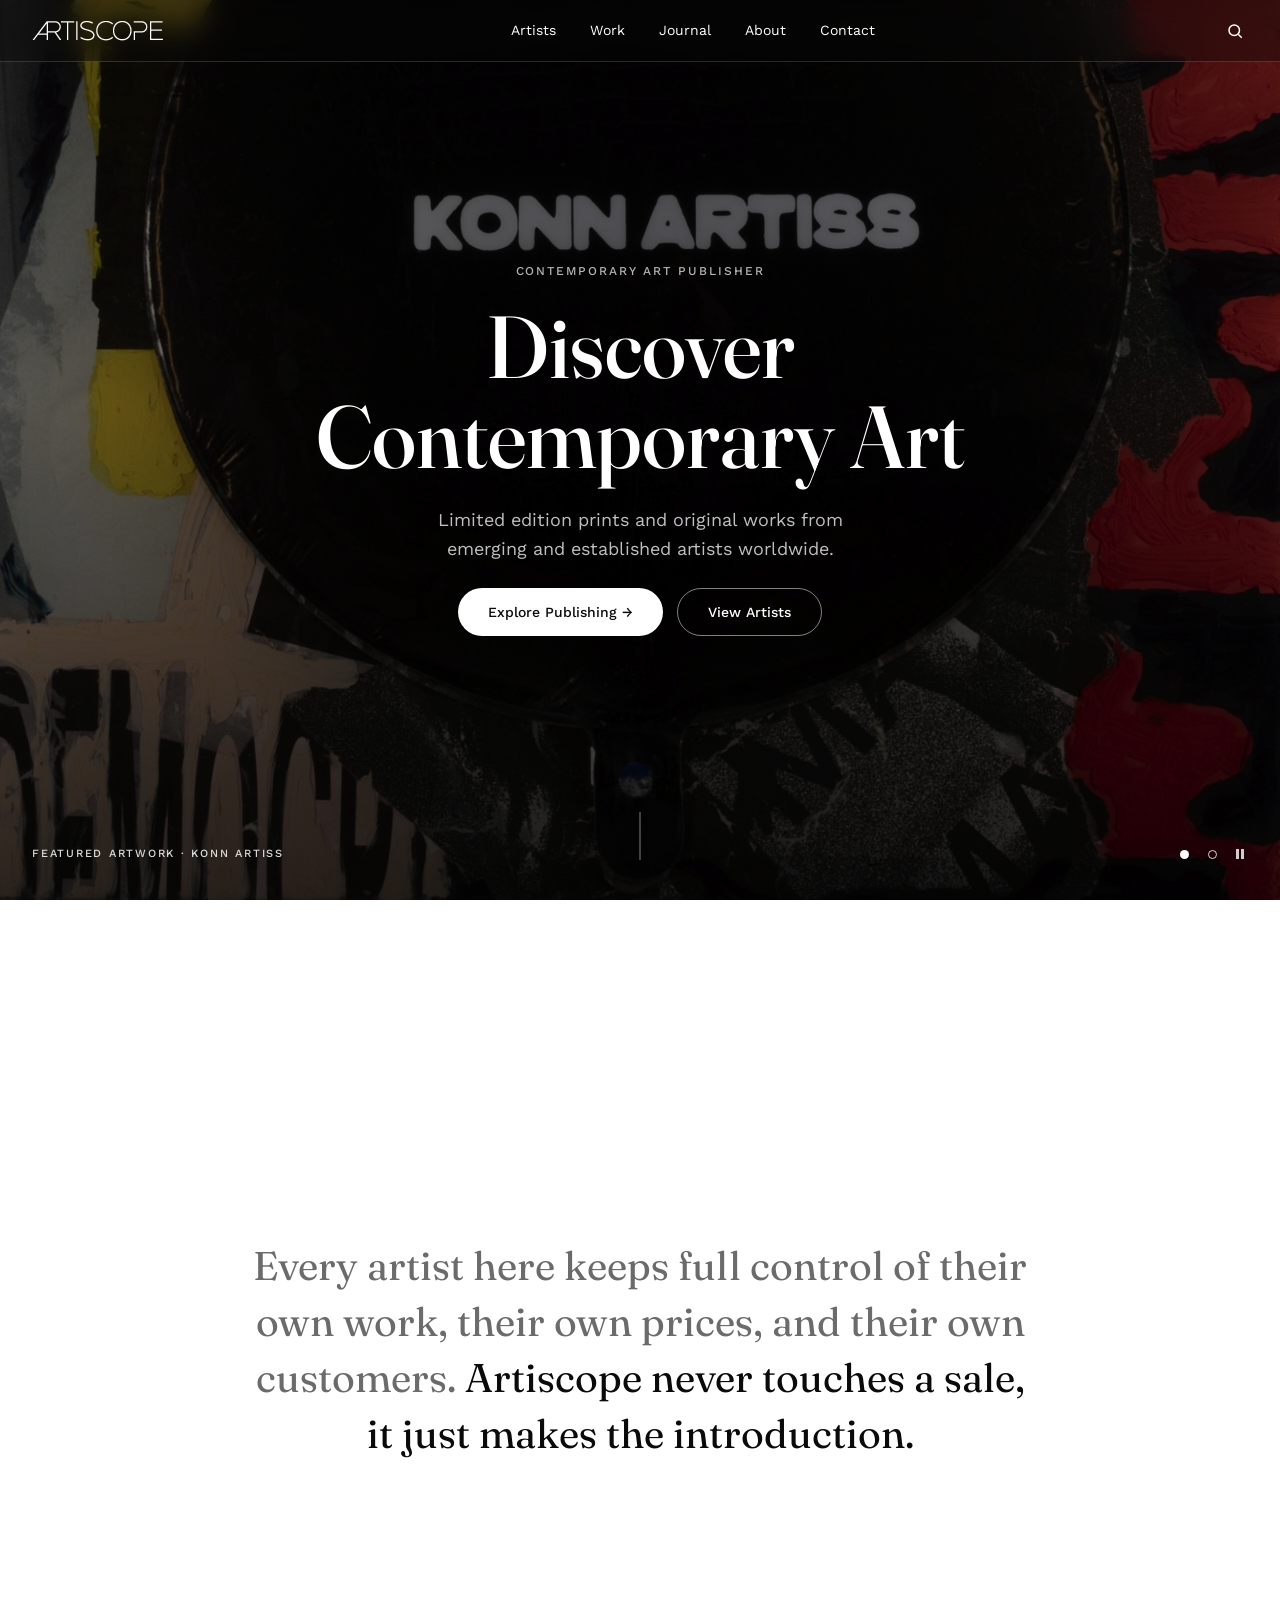
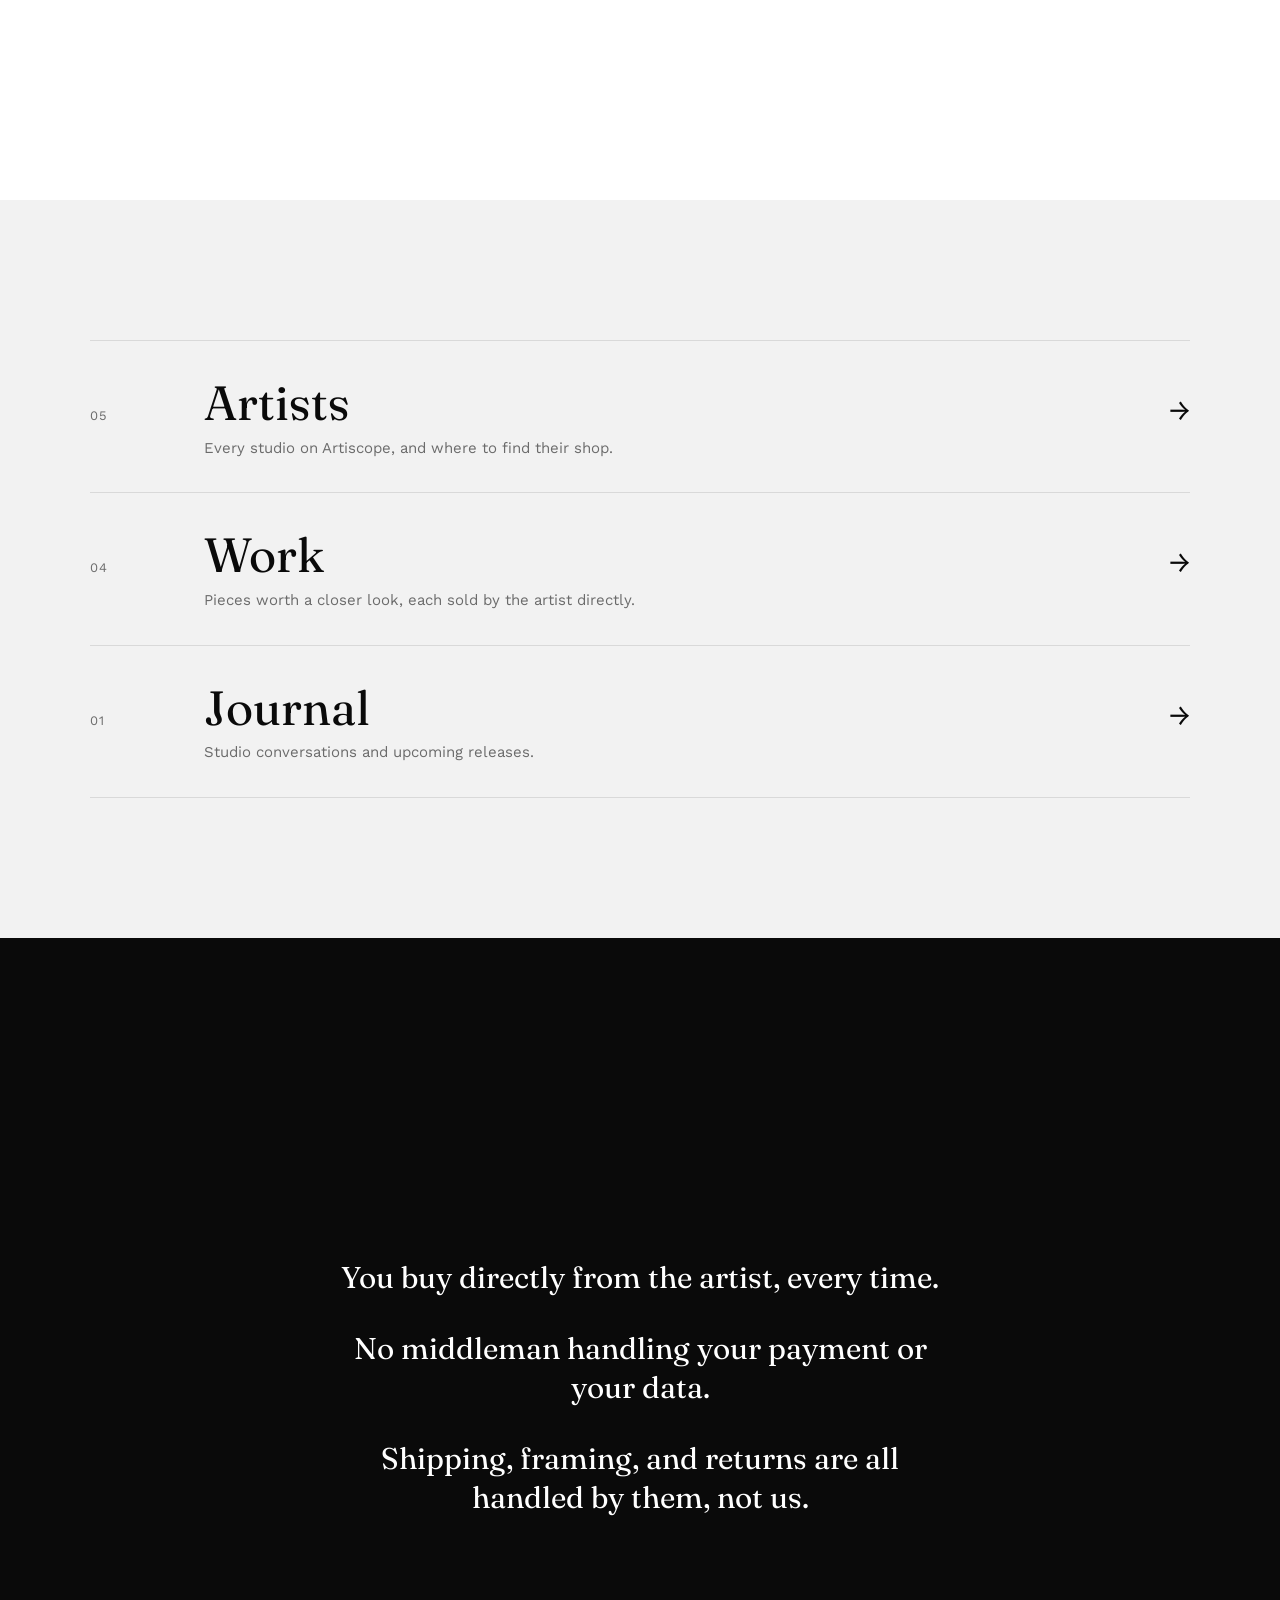
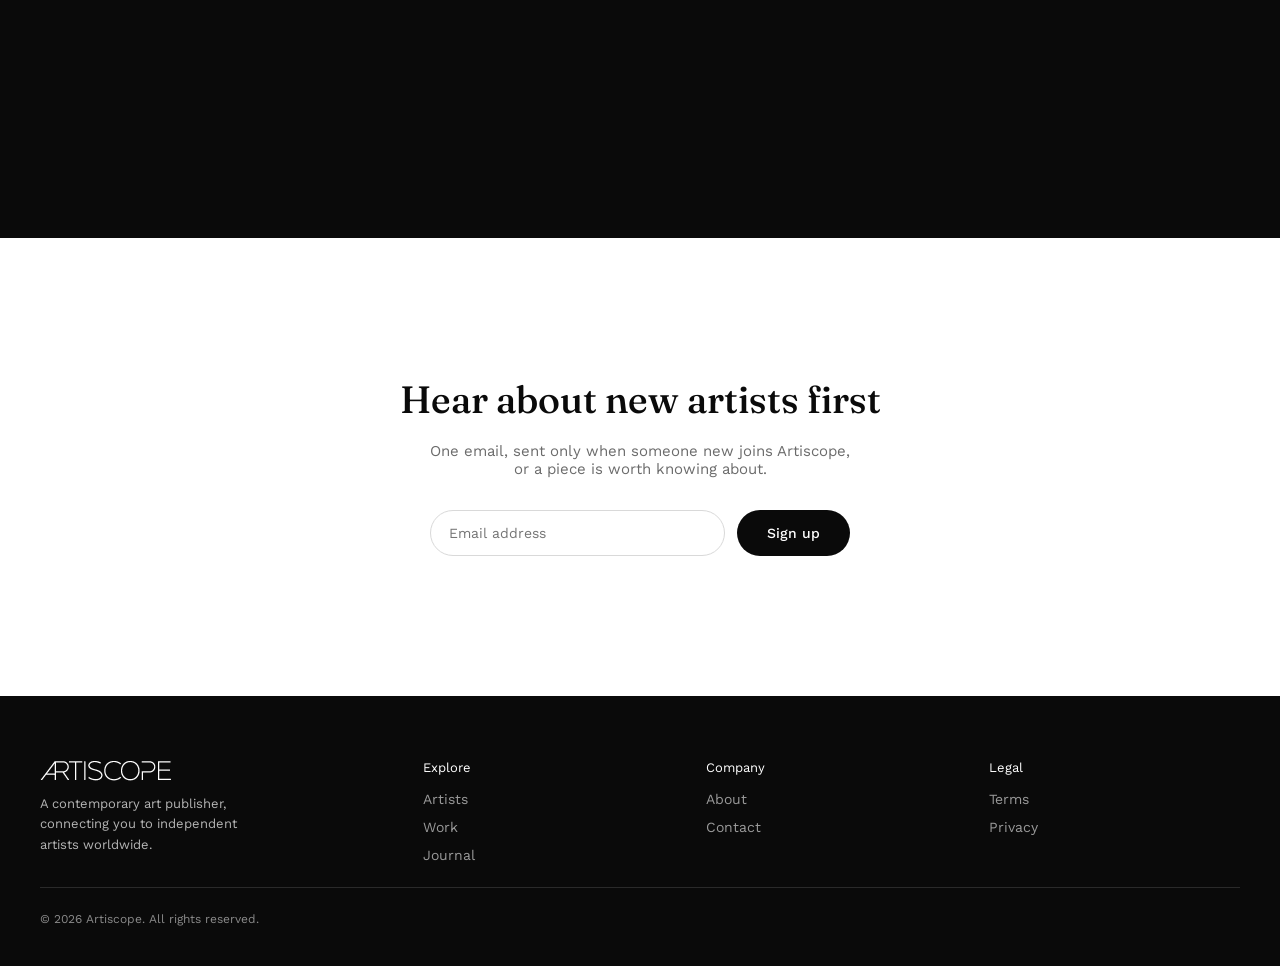
<file: index.html>
<!doctype html>
<html lang="en">
<head>
<meta charset="utf-8">
<meta name="viewport" content="width=device-width, initial-scale=1">
<title>Artiscope, contemporary art publisher</title>
<meta name="description" content="Discover independent artists and go straight to their own stores. Artiscope is the starting point, not the shop.">
<link rel="preconnect" href="https://fonts.googleapis.com">
<link rel="stylesheet" href="https://fonts.googleapis.com/css2?family=Fraunces:opsz,wght@9..144,300;9..144,500;9..144,600&family=Work+Sans:wght@400;500&display=swap">
<link rel="stylesheet" href="css/style.css">
</head>
<body>

<!-- NAV -->
<header class="nav" id="site-nav" data-theme="light">
  <div class="nav-inner">
    <a href="./" class="logo">
      <img src="logo-black.png" alt="Artiscope" class="logo-img logo-dark">
      <img src="logo-white.png" alt="Artiscope" class="logo-img logo-light">
    </a>
    <nav class="desktop-nav" aria-label="Primary">
      <a href="artists.html" class="nav-link">Artists</a>
      <a href="work.html" class="nav-link">Work</a>
      <a href="journal.html" class="nav-link">Journal</a>
      <a href="about.html" class="nav-link">About</a>
      <a href="about.html#contact" class="nav-link">Contact</a>
    </nav>
    <div class="nav-icons">
      <button class="icon-btn" id="search-toggle" aria-label="Search">
        <svg width="18" height="18" viewBox="0 0 24 24" fill="none" stroke="currentColor" stroke-width="2"><circle cx="11" cy="11" r="7"></circle><line x1="21" y1="21" x2="16.65" y2="16.65"></line></svg>
      </button>
      <button class="icon-btn hamburger" id="menu-toggle" aria-label="Open menu">
        <svg width="22" height="22" viewBox="0 0 24 24" fill="none" stroke="currentColor" stroke-width="2"><line x1="3" y1="6" x2="21" y2="6"></line><line x1="3" y1="12" x2="21" y2="12"></line><line x1="3" y1="18" x2="21" y2="18"></line></svg>
      </button>
    </div>
  </div>
</header>

<!-- MOBILE MENU -->
<div class="mobile-menu" id="mobile-menu" hidden>
  <div class="mobile-menu-top">
    <a href="./" class="logo"><img src="logo-black.png" alt="Artiscope" class="logo-img"></a>
    <button class="icon-btn" id="menu-close" aria-label="Close menu">
      <svg width="22" height="22" viewBox="0 0 24 24" fill="none" stroke="#0A0A0A" stroke-width="2"><line x1="4" y1="4" x2="20" y2="20"></line><line x1="20" y1="4" x2="4" y2="20"></line></svg>
    </button>
  </div>
  <nav class="mobile-menu-links" aria-label="Mobile primary">
    <a href="artists.html">Artists</a>
    <a href="work.html">Work</a>
    <a href="journal.html">Journal</a>
    <a href="about.html">About</a>
    <a href="about.html#contact">Contact</a>
  </nav>
</div>

<!-- SEARCH OVERLAY -->
<div class="search-overlay" id="search-overlay" hidden>
  <div class="search-inner">
    <div class="search-top">
      <span class="eyebrow">Search</span>
      <button class="icon-btn" id="search-close" aria-label="Close search">
        <svg width="22" height="22" viewBox="0 0 24 24" fill="none" stroke="#0A0A0A" stroke-width="2"><line x1="4" y1="4" x2="20" y2="20"></line><line x1="20" y1="4" x2="4" y2="20"></line></svg>
      </button>
    </div>
    <label for="search-input" class="visually-hidden">Search artists and journal</label>
    <input id="search-input" class="search-input" type="text" placeholder="Search artists, work, journal" autocomplete="off">
    <div id="search-results" class="search-results"></div>
  </div>
</div>

<main id="top">
  <!-- HERO -->
  <section class="chapter hero" data-nav-theme="light">
    <!-- Featured artwork slideshow behind the hero (rendered from FEATURED in js/data.js) -->
    <div class="hero-featured" id="featured" role="region" aria-roledescription="carousel" aria-label="Featured artwork">
      <span class="hero-featured-label" id="featured-label">Featured artwork</span>
    </div>
    <div class="chapter-inner hero-inner reveal">
      <p class="eyebrow eyebrow-light">Contemporary art publisher</p>
      <h1 class="display-1">Discover<br>Contemporary Art</h1>
      <p class="hero-copy">Limited edition prints and original works from emerging and established artists worldwide.</p>
      <div class="hero-btn-row">
        <a href="work.html" class="btn-primary btn-light">Explore Publishing &rarr;</a>
        <a href="artists.html" class="btn-primary btn-outline-light">View Artists</a>
      </div>
    </div>
    <div class="scroll-cue" aria-hidden="true">
      <span></span>
    </div>
  </section>

  <!-- INTRO STATEMENT -->
  <section class="chapter statement" data-nav-theme="dark">
    <p class="statement-text reveal">
      Every artist here keeps full control of their own work, their own prices,
      and their own customers. <span class="statement-fade">Artiscope never touches a sale,
      it just makes the introduction.</span>
    </p>
  </section>

  <!-- EXPLORE -->
  <section class="chapter explore" data-nav-theme="dark">
    <div class="explore-list">
      <a href="artists.html" class="explore-row reveal">
        <span class="explore-count" data-count="artists"></span>
        <span class="explore-title">Artists<span class="explore-desc">Every studio on Artiscope, and where to find their shop.</span></span>
        <span class="explore-arrow" aria-hidden="true">&rarr;</span>
      </a>
      <a href="work.html" class="explore-row reveal">
        <span class="explore-count" data-count="work"></span>
        <span class="explore-title">Work<span class="explore-desc">Pieces worth a closer look, each sold by the artist directly.</span></span>
        <span class="explore-arrow" aria-hidden="true">&rarr;</span>
      </a>
      <a href="journal.html" class="explore-row reveal">
        <span class="explore-count" data-count="journal"></span>
        <span class="explore-title">Journal<span class="explore-desc">Studio conversations and upcoming releases.</span></span>
        <span class="explore-arrow" aria-hidden="true">&rarr;</span>
      </a>
    </div>
  </section>

  <!-- TRUST STATEMENTS -->
  <section class="chapter trust" data-nav-theme="light">
    <div class="trust-list">
      <p class="trust-line reveal">You buy directly from the artist, every time.</p>
      <p class="trust-line reveal">No middleman handling your payment or your data.</p>
      <p class="trust-line reveal">Shipping, framing, and returns are all handled by them, not us.</p>
    </div>
  </section>

  <!-- NEWSLETTER -->
  <section class="chapter newsletter" data-nav-theme="dark">
    <h2 class="display-3 reveal">Hear about new artists first</h2>
    <p class="reveal">One email, sent only when someone new joins Artiscope, or a piece is worth knowing about.</p>
    <form class="newsletter-form reveal" id="newsletter-form">
      <label for="newsletter-email" class="visually-hidden">Email address</label>
      <input id="newsletter-email" type="email" placeholder="Email address" required>
      <button class="btn-primary" type="submit">Sign up</button>
    </form>
    <p class="newsletter-success" id="newsletter-success" hidden>Thanks, you're on the list.</p>
  </section>

</main>

<!-- FOOTER -->
<footer class="footer" data-nav-theme="light">
  <div class="footer-grid">
    <div>
      <img src="logo-white.png" alt="Artiscope" class="footer-logo-img">
      <p class="footer-blurb">A contemporary art publisher, connecting you to independent artists worldwide.</p>
    </div>
    <div class="footer-col">
      <p class="footer-heading">Explore</p>
      <a href="artists.html" class="footer-link">Artists</a>
      <a href="work.html" class="footer-link">Work</a>
      <a href="journal.html" class="footer-link">Journal</a>
    </div>
    <div class="footer-col">
      <p class="footer-heading">Company</p>
      <a href="about.html" class="footer-link">About</a>
      <a href="about.html#contact" class="footer-link">Contact</a>
    </div>
    <div class="footer-col">
      <p class="footer-heading">Legal</p>
      <a href="#" class="footer-link">Terms</a>
      <a href="#" class="footer-link">Privacy</a>
    </div>
  </div>
  <div class="footer-bottom">
    <p>&copy; 2026 Artiscope. All rights reserved.</p>
  </div>
</footer>

<script src="js/data.js"></script>
<script src="js/main.js"></script>
</body>
</html>
</file>
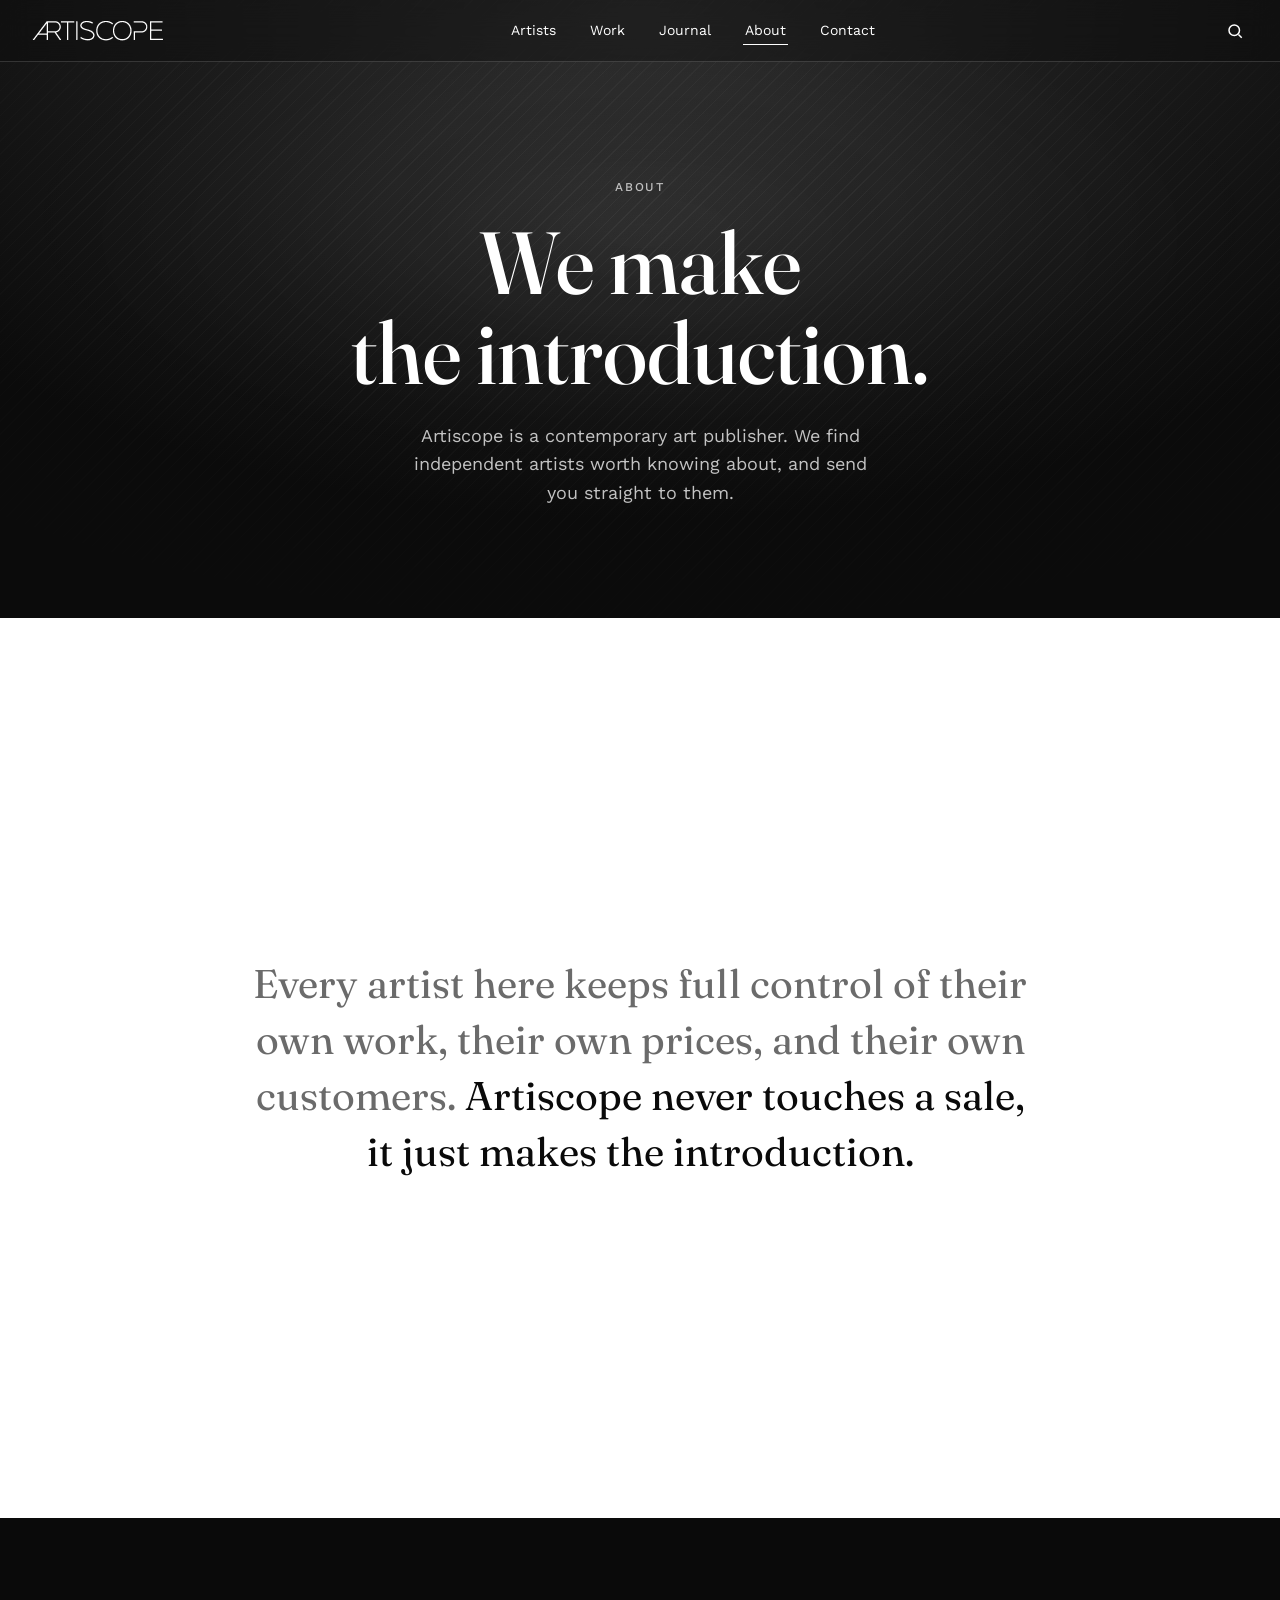
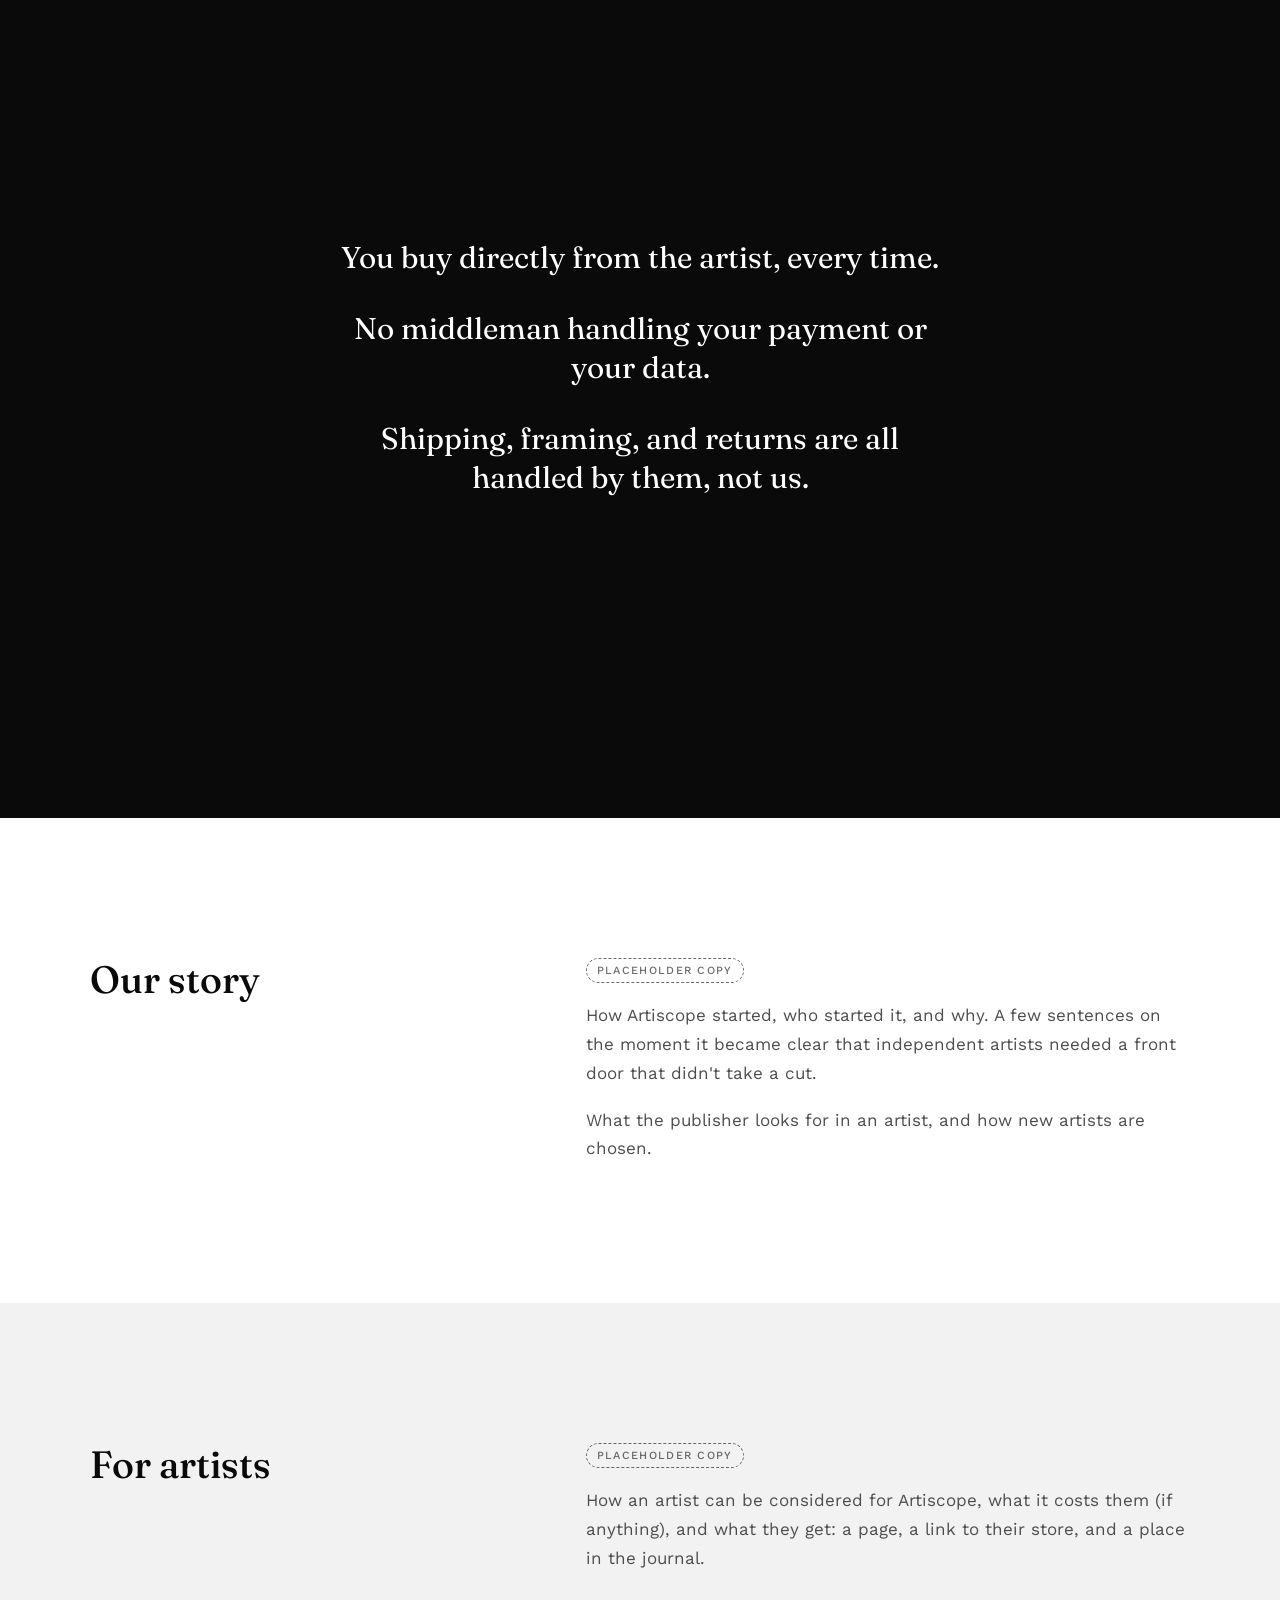
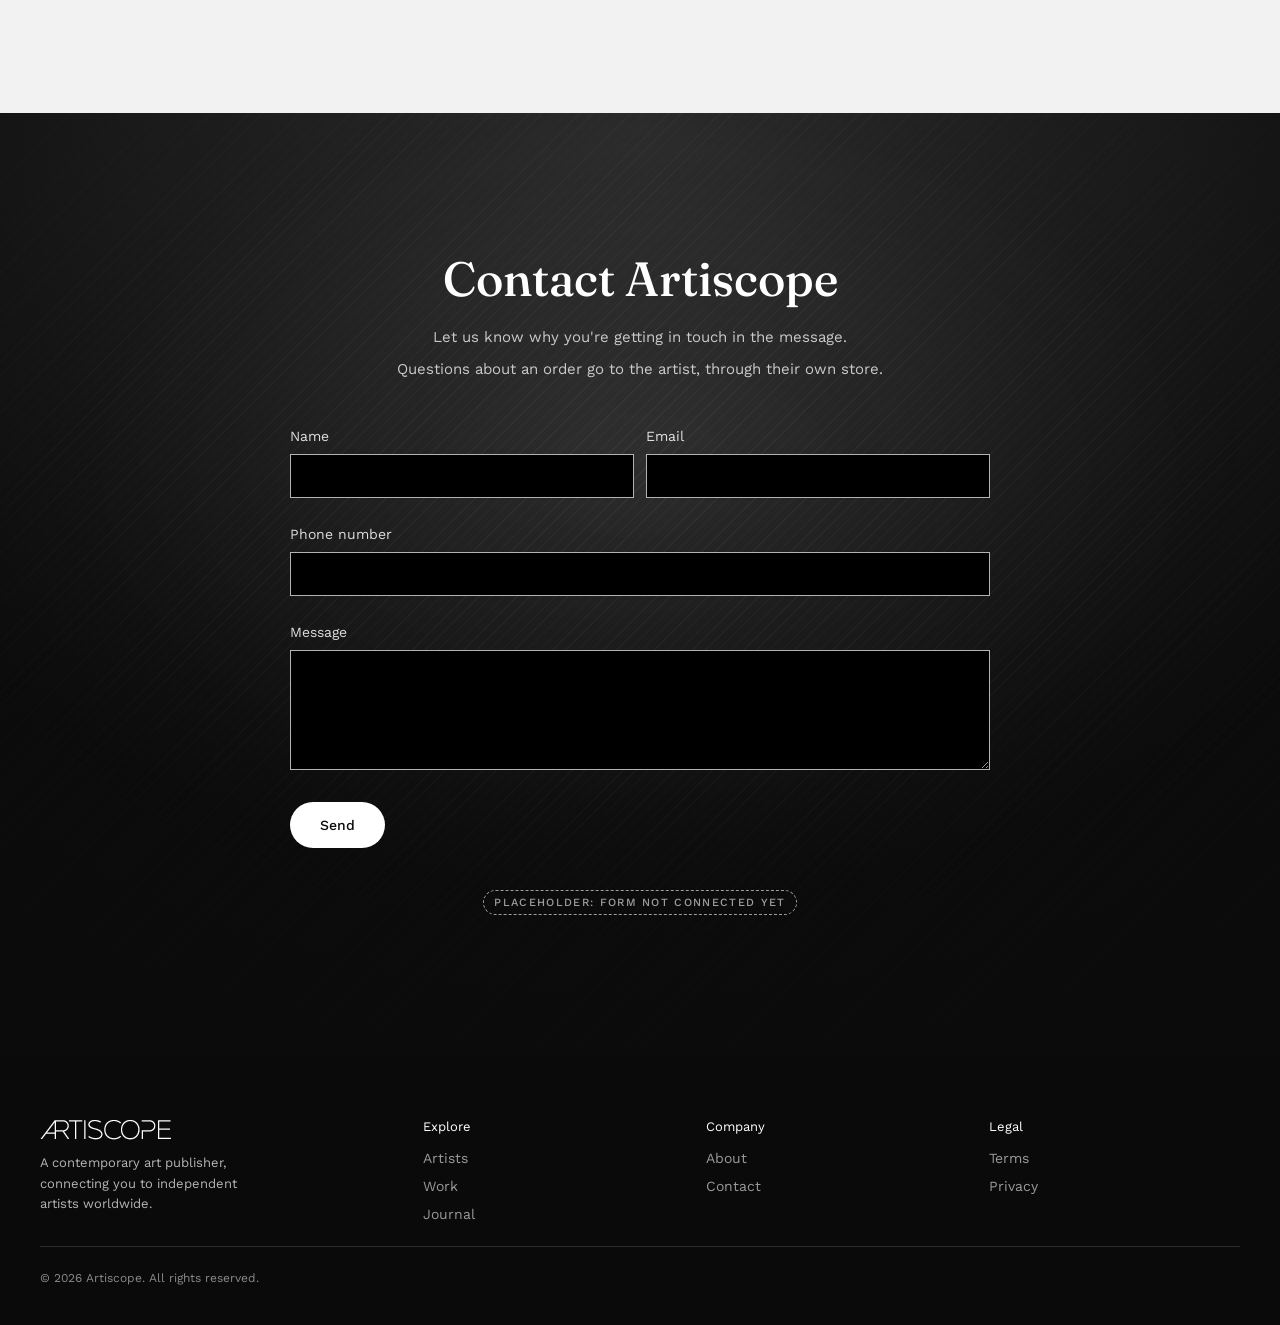
<file: about.html>
<!doctype html>
<html lang="en">
<head>
<meta charset="utf-8">
<meta name="viewport" content="width=device-width, initial-scale=1">
<title>About | Artiscope</title>
<meta name="description" content="Artiscope is a contemporary art publisher connecting people to independent artists and their own stores.">
<link rel="preconnect" href="https://fonts.googleapis.com">
<link rel="stylesheet" href="https://fonts.googleapis.com/css2?family=Fraunces:opsz,wght@9..144,300;9..144,500;9..144,600&family=Work+Sans:wght@400;500&display=swap">
<link rel="stylesheet" href="css/style.css">
</head>
<body>

<!-- NAV -->
<header class="nav" id="site-nav" data-theme="light">
  <div class="nav-inner">
    <a href="./" class="logo">
      <img src="logo-black.png" alt="Artiscope" class="logo-img logo-dark">
      <img src="logo-white.png" alt="Artiscope" class="logo-img logo-light">
    </a>
    <nav class="desktop-nav" aria-label="Primary">
      <a href="artists.html" class="nav-link">Artists</a>
      <a href="work.html" class="nav-link">Work</a>
      <a href="journal.html" class="nav-link">Journal</a>
      <a href="about.html" class="nav-link" aria-current="page">About</a>
      <a href="about.html#contact" class="nav-link">Contact</a>
    </nav>
    <div class="nav-icons">
      <button class="icon-btn" id="search-toggle" aria-label="Search">
        <svg width="18" height="18" viewBox="0 0 24 24" fill="none" stroke="currentColor" stroke-width="2"><circle cx="11" cy="11" r="7"></circle><line x1="21" y1="21" x2="16.65" y2="16.65"></line></svg>
      </button>
      <button class="icon-btn hamburger" id="menu-toggle" aria-label="Open menu">
        <svg width="22" height="22" viewBox="0 0 24 24" fill="none" stroke="currentColor" stroke-width="2"><line x1="3" y1="6" x2="21" y2="6"></line><line x1="3" y1="12" x2="21" y2="12"></line><line x1="3" y1="18" x2="21" y2="18"></line></svg>
      </button>
    </div>
  </div>
</header>

<!-- MOBILE MENU -->
<div class="mobile-menu" id="mobile-menu" hidden>
  <div class="mobile-menu-top">
    <a href="./" class="logo"><img src="logo-black.png" alt="Artiscope" class="logo-img"></a>
    <button class="icon-btn" id="menu-close" aria-label="Close menu">
      <svg width="22" height="22" viewBox="0 0 24 24" fill="none" stroke="#0A0A0A" stroke-width="2"><line x1="4" y1="4" x2="20" y2="20"></line><line x1="20" y1="4" x2="4" y2="20"></line></svg>
    </button>
  </div>
  <nav class="mobile-menu-links" aria-label="Mobile primary">
    <a href="artists.html">Artists</a>
    <a href="work.html">Work</a>
    <a href="journal.html">Journal</a>
    <a href="about.html" aria-current="page">About</a>
    <a href="about.html#contact">Contact</a>
  </nav>
</div>

<!-- SEARCH OVERLAY -->
<div class="search-overlay" id="search-overlay" hidden>
  <div class="search-inner">
    <div class="search-top">
      <span class="eyebrow">Search</span>
      <button class="icon-btn" id="search-close" aria-label="Close search">
        <svg width="22" height="22" viewBox="0 0 24 24" fill="none" stroke="#0A0A0A" stroke-width="2"><line x1="4" y1="4" x2="20" y2="20"></line><line x1="20" y1="4" x2="4" y2="20"></line></svg>
      </button>
    </div>
    <label for="search-input" class="visually-hidden">Search artists and journal</label>
    <input id="search-input" class="search-input" type="text" placeholder="Search artists, work, journal" autocomplete="off">
    <div id="search-results" class="search-results"></div>
  </div>
</div>

<main id="top">
  <!-- PAGE HEAD -->
  <section class="chapter hero page-head" data-nav-theme="light">
    <div class="chapter-inner reveal">
      <p class="eyebrow eyebrow-light">About</p>
      <h1 class="display-1">We make<br>the introduction.</h1>
      <p class="hero-copy">Artiscope is a contemporary art publisher. We find independent artists worth knowing about, and send you straight to them.</p>
    </div>
  </section>

  <!-- INTRO STATEMENT -->
  <section class="chapter statement" data-nav-theme="dark">
    <p class="statement-text reveal">
      Every artist here keeps full control of their own work, their own prices,
      and their own customers. <span class="statement-fade">Artiscope never touches a sale,
      it just makes the introduction.</span>
    </p>
  </section>

  <!-- TRUST STATEMENTS -->
  <section class="chapter trust" data-nav-theme="light">
    <div class="trust-list">
      <p class="trust-line reveal">You buy directly from the artist, every time.</p>
      <p class="trust-line reveal">No middleman handling your payment or your data.</p>
      <p class="trust-line reveal">Shipping, framing, and returns are all handled by them, not us.</p>
    </div>
  </section>

  <!-- OUR STORY: placeholder copy, replace before launch -->
  <section class="chapter about-block" data-nav-theme="dark">
    <div class="about-split reveal">
      <h2 class="display-3">Our story</h2>
      <div class="about-split-copy">
        <span class="placeholder-note">Placeholder copy</span>
        <p>How Artiscope started, who started it, and why. A few sentences on the moment it became clear that independent artists needed a front door that didn't take a cut.</p>
        <p>What the publisher looks for in an artist, and how new artists are chosen.</p>
      </div>
    </div>
  </section>

  <!-- FOR ARTISTS: placeholder copy, replace before launch -->
  <section class="chapter about-block about-block-tint" data-nav-theme="dark">
    <div class="about-split reveal">
      <h2 class="display-3">For artists</h2>
      <div class="about-split-copy">
        <span class="placeholder-note">Placeholder copy</span>
        <p>How an artist can be considered for Artiscope, what it costs them (if anything), and what they get: a page, a link to their store, and a place in the journal.</p>
      </div>
    </div>
  </section>

  <!-- CONTACT -->
  <section class="chapter hero contact" id="contact" data-nav-theme="light">
    <div class="contact-inner reveal">
      <h2 class="display-2">Contact Artiscope</h2>
      <p class="contact-intro">Let us know why you're getting in touch in the message.</p>
      <p class="contact-intro">Questions about an order go to the artist, through their own store.</p>

      <form class="contact-form" id="contact-form" novalidate>
        <div class="contact-field">
          <label for="contact-name">Name</label>
          <input id="contact-name" name="name" type="text" autocomplete="name" required>
        </div>
        <div class="contact-field">
          <label for="contact-email">Email</label>
          <input id="contact-email" name="email" type="email" autocomplete="email" required>
        </div>
        <div class="contact-field contact-field-wide">
          <label for="contact-phone">Phone number</label>
          <input id="contact-phone" name="phone" type="tel" autocomplete="tel">
        </div>
        <div class="contact-field contact-field-wide">
          <label for="contact-message">Message</label>
          <textarea id="contact-message" name="message" rows="5" required></textarea>
        </div>
        <div class="contact-actions contact-field-wide">
          <button class="btn-primary btn-light" type="submit">Send</button>
          <p class="contact-status" id="contact-status" role="status"></p>
        </div>
      </form>
      <!-- Not connected to anything yet: set CONTACT.email in js/data.js -->
      <span class="placeholder-note" id="contact-unconnected">Placeholder: form not connected yet</span>
    </div>
  </section>

</main>

<!-- FOOTER -->
<footer class="footer" data-nav-theme="light">
  <div class="footer-grid">
    <div>
      <img src="logo-white.png" alt="Artiscope" class="footer-logo-img">
      <p class="footer-blurb">A contemporary art publisher, connecting you to independent artists worldwide.</p>
    </div>
    <div class="footer-col">
      <p class="footer-heading">Explore</p>
      <a href="artists.html" class="footer-link">Artists</a>
      <a href="work.html" class="footer-link">Work</a>
      <a href="journal.html" class="footer-link">Journal</a>
    </div>
    <div class="footer-col">
      <p class="footer-heading">Company</p>
      <a href="about.html" class="footer-link">About</a>
      <a href="about.html#contact" class="footer-link">Contact</a>
    </div>
    <div class="footer-col">
      <p class="footer-heading">Legal</p>
      <a href="#" class="footer-link">Terms</a>
      <a href="#" class="footer-link">Privacy</a>
    </div>
  </div>
  <div class="footer-bottom">
    <p>&copy; 2026 Artiscope. All rights reserved.</p>
  </div>
</footer>

<script src="js/data.js"></script>
<script src="js/main.js"></script>
</body>
</html>
</file>
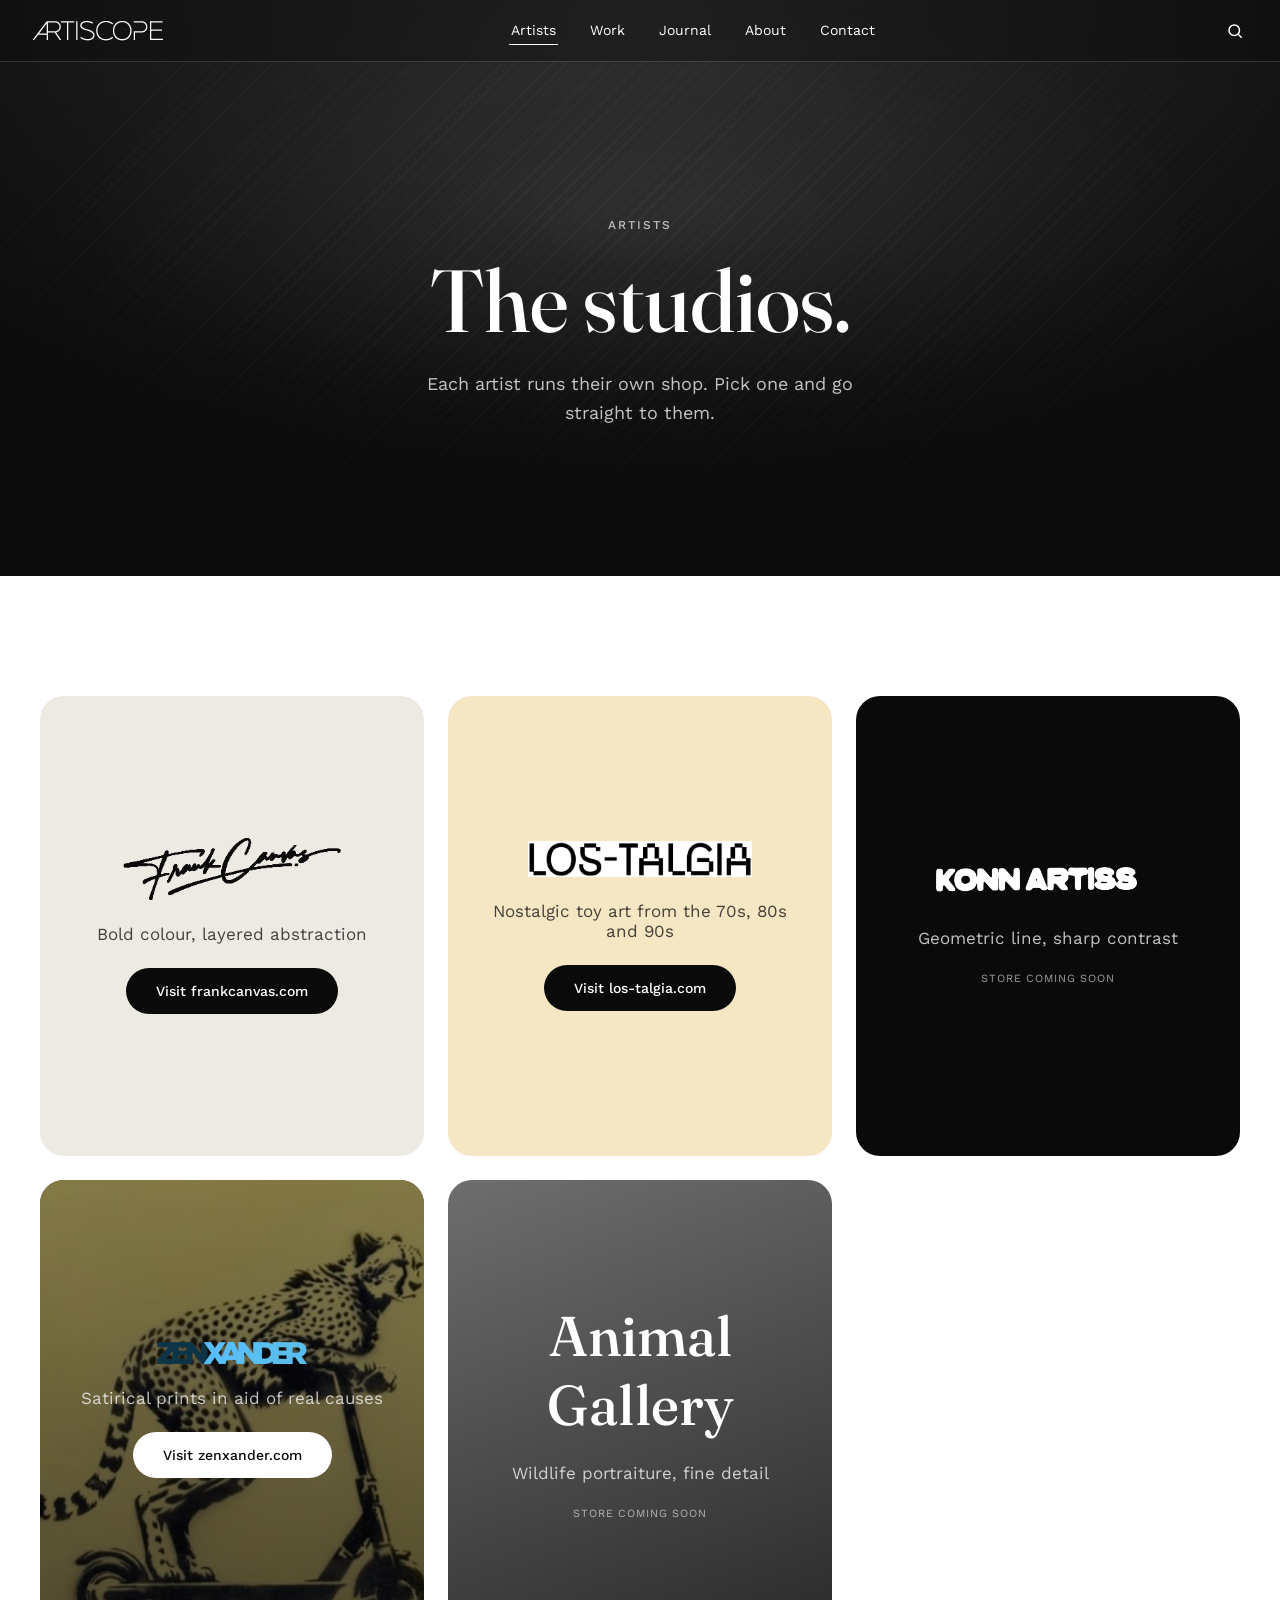
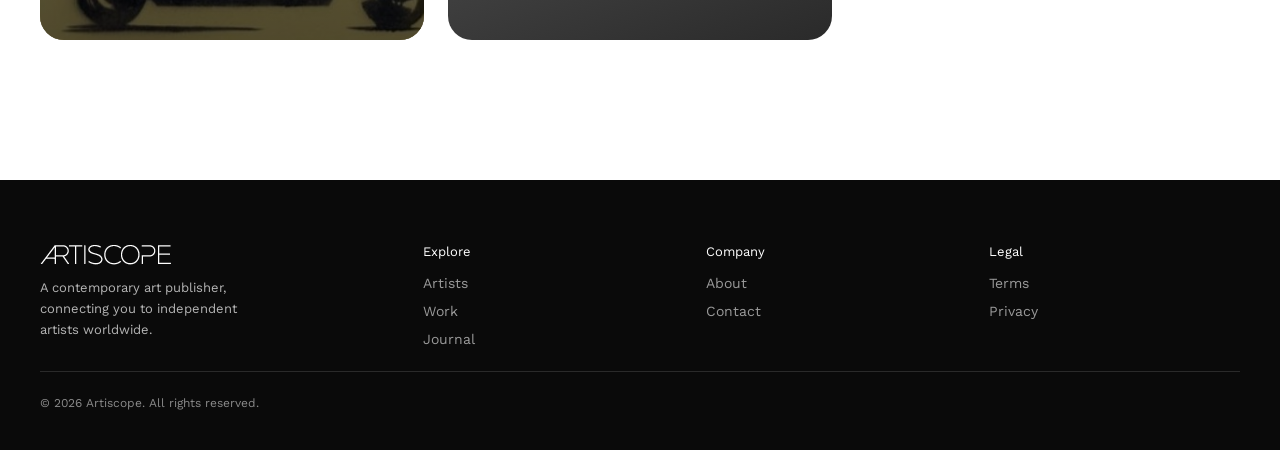
<file: artists.html>
<!doctype html>
<html lang="en">
<head>
<meta charset="utf-8">
<meta name="viewport" content="width=device-width, initial-scale=1">
<title>Artists | Artiscope</title>
<meta name="description" content="Every independent artist on Artiscope, with a link straight to their own store.">
<link rel="preconnect" href="https://fonts.googleapis.com">
<link rel="stylesheet" href="https://fonts.googleapis.com/css2?family=Fraunces:opsz,wght@9..144,300;9..144,500;9..144,600&family=Work+Sans:wght@400;500&display=swap">
<link rel="stylesheet" href="css/style.css">
</head>
<body>

<!-- NAV -->
<header class="nav" id="site-nav" data-theme="light">
  <div class="nav-inner">
    <a href="./" class="logo">
      <img src="logo-black.png" alt="Artiscope" class="logo-img logo-dark">
      <img src="logo-white.png" alt="Artiscope" class="logo-img logo-light">
    </a>
    <nav class="desktop-nav" aria-label="Primary">
      <a href="artists.html" class="nav-link" aria-current="page">Artists</a>
      <a href="work.html" class="nav-link">Work</a>
      <a href="journal.html" class="nav-link">Journal</a>
      <a href="about.html" class="nav-link">About</a>
      <a href="about.html#contact" class="nav-link">Contact</a>
    </nav>
    <div class="nav-icons">
      <button class="icon-btn" id="search-toggle" aria-label="Search">
        <svg width="18" height="18" viewBox="0 0 24 24" fill="none" stroke="currentColor" stroke-width="2"><circle cx="11" cy="11" r="7"></circle><line x1="21" y1="21" x2="16.65" y2="16.65"></line></svg>
      </button>
      <button class="icon-btn hamburger" id="menu-toggle" aria-label="Open menu">
        <svg width="22" height="22" viewBox="0 0 24 24" fill="none" stroke="currentColor" stroke-width="2"><line x1="3" y1="6" x2="21" y2="6"></line><line x1="3" y1="12" x2="21" y2="12"></line><line x1="3" y1="18" x2="21" y2="18"></line></svg>
      </button>
    </div>
  </div>
</header>

<!-- MOBILE MENU -->
<div class="mobile-menu" id="mobile-menu" hidden>
  <div class="mobile-menu-top">
    <a href="./" class="logo"><img src="logo-black.png" alt="Artiscope" class="logo-img"></a>
    <button class="icon-btn" id="menu-close" aria-label="Close menu">
      <svg width="22" height="22" viewBox="0 0 24 24" fill="none" stroke="#0A0A0A" stroke-width="2"><line x1="4" y1="4" x2="20" y2="20"></line><line x1="20" y1="4" x2="4" y2="20"></line></svg>
    </button>
  </div>
  <nav class="mobile-menu-links" aria-label="Mobile primary">
    <a href="artists.html" aria-current="page">Artists</a>
    <a href="work.html">Work</a>
    <a href="journal.html">Journal</a>
    <a href="about.html">About</a>
    <a href="about.html#contact">Contact</a>
  </nav>
</div>

<!-- SEARCH OVERLAY -->
<div class="search-overlay" id="search-overlay" hidden>
  <div class="search-inner">
    <div class="search-top">
      <span class="eyebrow">Search</span>
      <button class="icon-btn" id="search-close" aria-label="Close search">
        <svg width="22" height="22" viewBox="0 0 24 24" fill="none" stroke="#0A0A0A" stroke-width="2"><line x1="4" y1="4" x2="20" y2="20"></line><line x1="20" y1="4" x2="4" y2="20"></line></svg>
      </button>
    </div>
    <label for="search-input" class="visually-hidden">Search artists and journal</label>
    <input id="search-input" class="search-input" type="text" placeholder="Search artists, work, journal" autocomplete="off">
    <div id="search-results" class="search-results"></div>
  </div>
</div>

<main id="top">
  <!-- PAGE HEAD -->
  <section class="chapter hero page-head" data-nav-theme="light">
    <div class="chapter-inner reveal">
      <p class="eyebrow eyebrow-light">Artists</p>
      <h1 class="display-1">The studios.</h1>
      <p class="hero-copy">Each artist runs their own shop. Pick one and go straight to them.</p>
    </div>
  </section>

  <!-- ARTIST GRID (rendered from ARTISTS in js/data.js) -->
  <section class="chapter artists-section" data-nav-theme="dark">
    <div class="artists-grid" id="artists-grid"></div>
  </section>

</main>

<!-- FOOTER -->
<footer class="footer" data-nav-theme="light">
  <div class="footer-grid">
    <div>
      <img src="logo-white.png" alt="Artiscope" class="footer-logo-img">
      <p class="footer-blurb">A contemporary art publisher, connecting you to independent artists worldwide.</p>
    </div>
    <div class="footer-col">
      <p class="footer-heading">Explore</p>
      <a href="artists.html" class="footer-link">Artists</a>
      <a href="work.html" class="footer-link">Work</a>
      <a href="journal.html" class="footer-link">Journal</a>
    </div>
    <div class="footer-col">
      <p class="footer-heading">Company</p>
      <a href="about.html" class="footer-link">About</a>
      <a href="about.html#contact" class="footer-link">Contact</a>
    </div>
    <div class="footer-col">
      <p class="footer-heading">Legal</p>
      <a href="#" class="footer-link">Terms</a>
      <a href="#" class="footer-link">Privacy</a>
    </div>
  </div>
  <div class="footer-bottom">
    <p>&copy; 2026 Artiscope. All rights reserved.</p>
  </div>
</footer>

<script src="js/data.js"></script>
<script src="js/main.js"></script>
</body>
</html>
</file>
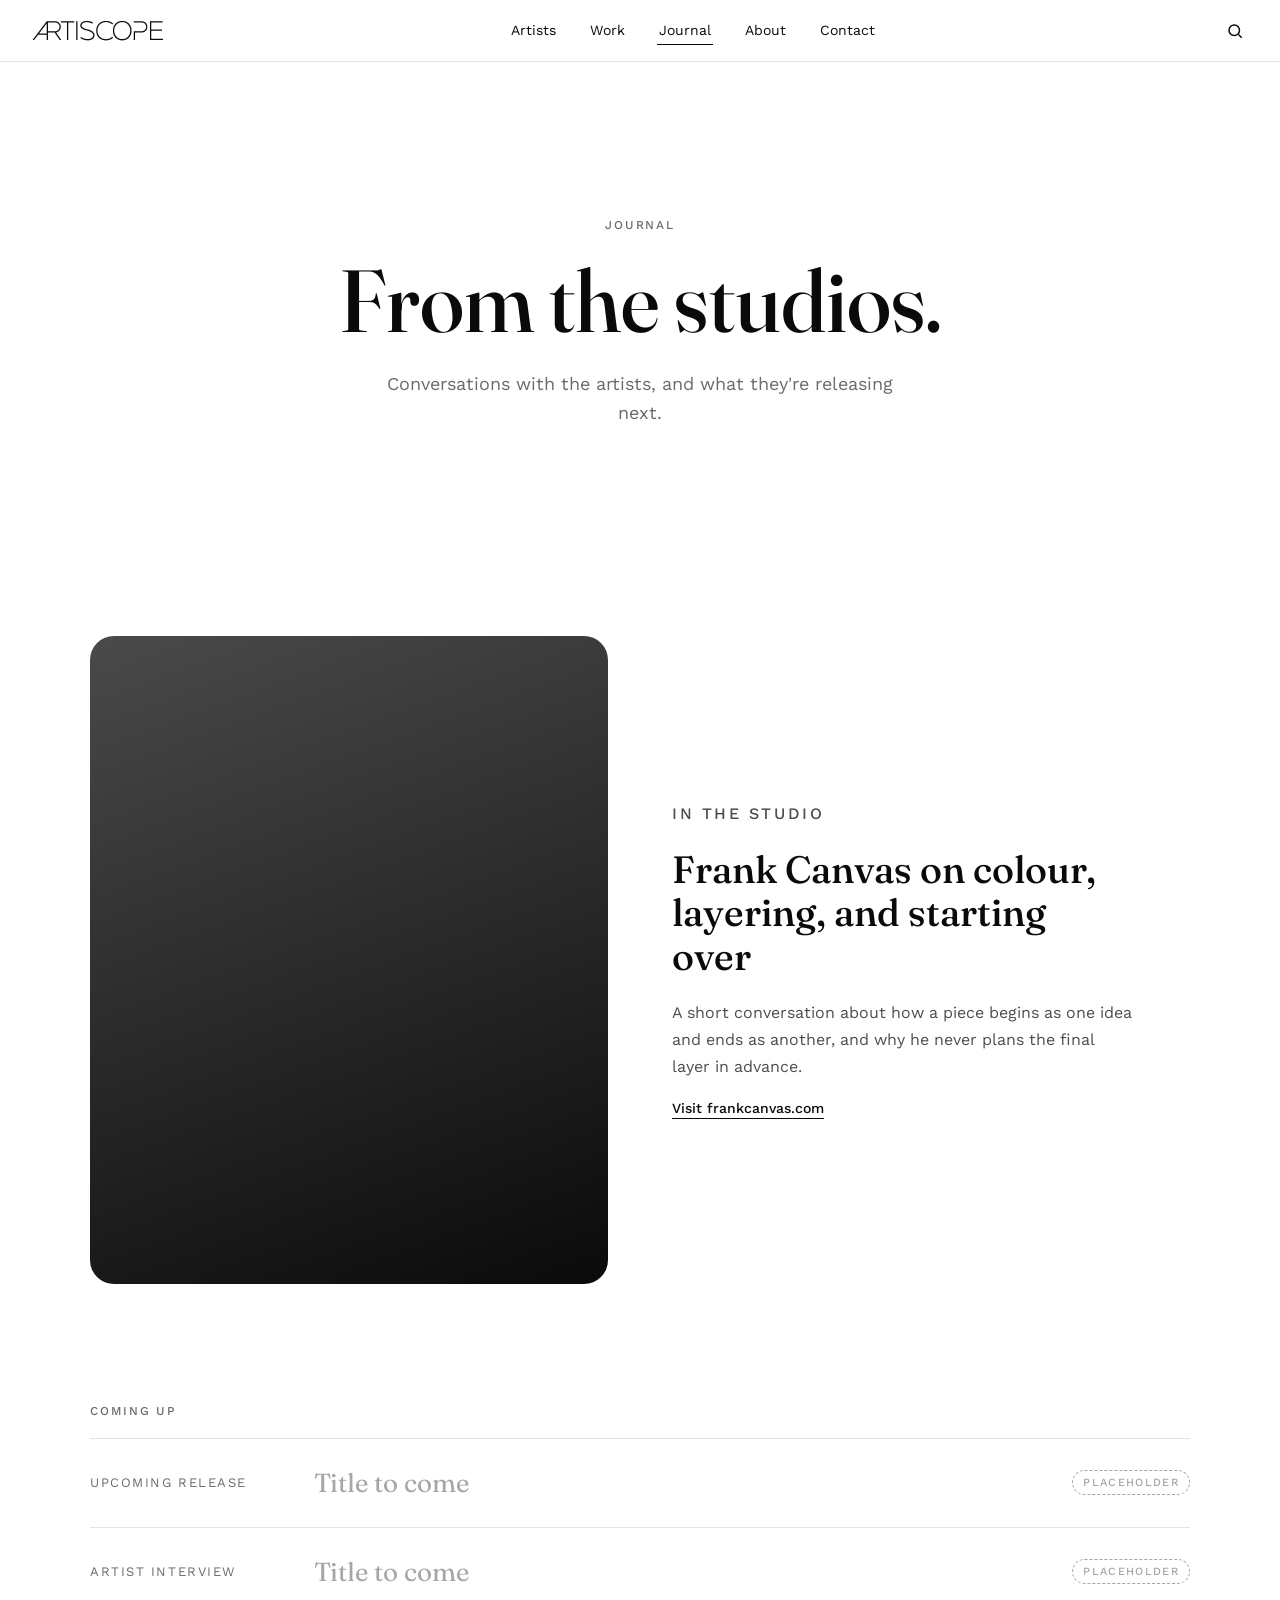
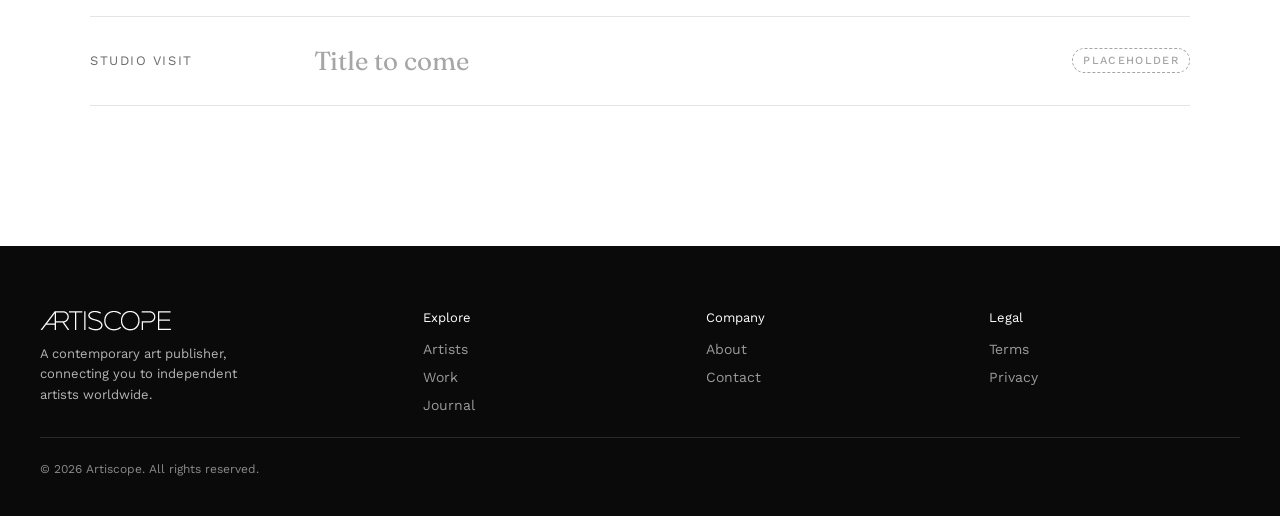
<file: journal.html>
<!doctype html>
<html lang="en">
<head>
<meta charset="utf-8">
<meta name="viewport" content="width=device-width, initial-scale=1">
<title>Journal | Artiscope</title>
<meta name="description" content="Studio conversations and upcoming releases from the artists on Artiscope.">
<link rel="preconnect" href="https://fonts.googleapis.com">
<link rel="stylesheet" href="https://fonts.googleapis.com/css2?family=Fraunces:opsz,wght@9..144,300;9..144,500;9..144,600&family=Work+Sans:wght@400;500&display=swap">
<link rel="stylesheet" href="css/style.css">
</head>
<body>

<!-- NAV -->
<header class="nav" id="site-nav" data-theme="dark">
  <div class="nav-inner">
    <a href="./" class="logo">
      <img src="logo-black.png" alt="Artiscope" class="logo-img logo-dark">
      <img src="logo-white.png" alt="Artiscope" class="logo-img logo-light">
    </a>
    <nav class="desktop-nav" aria-label="Primary">
      <a href="artists.html" class="nav-link">Artists</a>
      <a href="work.html" class="nav-link">Work</a>
      <a href="journal.html" class="nav-link" aria-current="page">Journal</a>
      <a href="about.html" class="nav-link">About</a>
      <a href="about.html#contact" class="nav-link">Contact</a>
    </nav>
    <div class="nav-icons">
      <button class="icon-btn" id="search-toggle" aria-label="Search">
        <svg width="18" height="18" viewBox="0 0 24 24" fill="none" stroke="currentColor" stroke-width="2"><circle cx="11" cy="11" r="7"></circle><line x1="21" y1="21" x2="16.65" y2="16.65"></line></svg>
      </button>
      <button class="icon-btn hamburger" id="menu-toggle" aria-label="Open menu">
        <svg width="22" height="22" viewBox="0 0 24 24" fill="none" stroke="currentColor" stroke-width="2"><line x1="3" y1="6" x2="21" y2="6"></line><line x1="3" y1="12" x2="21" y2="12"></line><line x1="3" y1="18" x2="21" y2="18"></line></svg>
      </button>
    </div>
  </div>
</header>

<!-- MOBILE MENU -->
<div class="mobile-menu" id="mobile-menu" hidden>
  <div class="mobile-menu-top">
    <a href="./" class="logo"><img src="logo-black.png" alt="Artiscope" class="logo-img"></a>
    <button class="icon-btn" id="menu-close" aria-label="Close menu">
      <svg width="22" height="22" viewBox="0 0 24 24" fill="none" stroke="#0A0A0A" stroke-width="2"><line x1="4" y1="4" x2="20" y2="20"></line><line x1="20" y1="4" x2="4" y2="20"></line></svg>
    </button>
  </div>
  <nav class="mobile-menu-links" aria-label="Mobile primary">
    <a href="artists.html">Artists</a>
    <a href="work.html">Work</a>
    <a href="journal.html" aria-current="page">Journal</a>
    <a href="about.html">About</a>
    <a href="about.html#contact">Contact</a>
  </nav>
</div>

<!-- SEARCH OVERLAY -->
<div class="search-overlay" id="search-overlay" hidden>
  <div class="search-inner">
    <div class="search-top">
      <span class="eyebrow">Search</span>
      <button class="icon-btn" id="search-close" aria-label="Close search">
        <svg width="22" height="22" viewBox="0 0 24 24" fill="none" stroke="#0A0A0A" stroke-width="2"><line x1="4" y1="4" x2="20" y2="20"></line><line x1="20" y1="4" x2="4" y2="20"></line></svg>
      </button>
    </div>
    <label for="search-input" class="visually-hidden">Search artists and journal</label>
    <input id="search-input" class="search-input" type="text" placeholder="Search artists, work, journal" autocomplete="off">
    <div id="search-results" class="search-results"></div>
  </div>
</div>

<main id="top">
  <!-- PAGE HEAD -->
  <section class="chapter page-head page-head-light" data-nav-theme="dark">
    <div class="chapter-inner reveal">
      <p class="eyebrow">Journal</p>
      <h1 class="display-1">From the studios.</h1>
      <p class="page-lede">Conversations with the artists, and what they're releasing next.</p>
    </div>
  </section>

  <!-- JOURNAL (rendered from JOURNAL in js/data.js, plus upcoming placeholders) -->
  <section class="chapter journal-section" data-nav-theme="dark">
    <div class="journal-list" id="journal-list"></div>
  </section>

</main>

<!-- FOOTER -->
<footer class="footer" data-nav-theme="light">
  <div class="footer-grid">
    <div>
      <img src="logo-white.png" alt="Artiscope" class="footer-logo-img">
      <p class="footer-blurb">A contemporary art publisher, connecting you to independent artists worldwide.</p>
    </div>
    <div class="footer-col">
      <p class="footer-heading">Explore</p>
      <a href="artists.html" class="footer-link">Artists</a>
      <a href="work.html" class="footer-link">Work</a>
      <a href="journal.html" class="footer-link">Journal</a>
    </div>
    <div class="footer-col">
      <p class="footer-heading">Company</p>
      <a href="about.html" class="footer-link">About</a>
      <a href="about.html#contact" class="footer-link">Contact</a>
    </div>
    <div class="footer-col">
      <p class="footer-heading">Legal</p>
      <a href="#" class="footer-link">Terms</a>
      <a href="#" class="footer-link">Privacy</a>
    </div>
  </div>
  <div class="footer-bottom">
    <p>&copy; 2026 Artiscope. All rights reserved.</p>
  </div>
</footer>

<script src="js/data.js"></script>
<script src="js/main.js"></script>
</body>
</html>
</file>
<file: css/style.css>
:root {
  --ink: #0A0A0A;
  --paper: #FFFFFF;
  --tint: #F2F2F2;
  --line: #E5E5E5;
  --muted: #6B6B6B;
  --muted-2: #4D4D4D;
}

* { box-sizing: border-box; }
html { scroll-behavior: smooth; }

body {
  margin: 0;
  font-family: "Work Sans", system-ui, sans-serif;
  background: var(--paper);
  color: var(--ink);
  overflow-x: hidden;
}

h1, h2, h3 { font-family: "Fraunces", Georgia, serif; font-weight: 500; margin: 0; }
p { margin: 0; }
a { color: inherit; text-decoration: none; }
button { font-family: inherit; cursor: pointer; }
input { font-family: inherit; }

.visually-hidden {
  position: absolute; width: 1px; height: 1px; overflow: hidden; clip: rect(0 0 0 0);
}

.eyebrow {
  text-transform: uppercase;
  letter-spacing: 0.16em;
  font-size: 12px;
  font-weight: 500;
  color: var(--muted);
}
.eyebrow-light { color: rgba(255,255,255,0.7); }

/* ---------- REVEAL ANIMATION ---------- */
.reveal {
  opacity: 0;
  transform: translateY(36px);
  transition: opacity 0.9s cubic-bezier(0.16,1,0.3,1), transform 0.9s cubic-bezier(0.16,1,0.3,1);
}
.reveal.is-in { opacity: 1; transform: translateY(0); }

/* ---------- NAV ---------- */
.nav {
  position: fixed;
  top: 0; left: 0; right: 0;
  z-index: 100;
  backdrop-filter: blur(14px);
  transition: background 0.4s ease, border-color 0.4s ease;
  border-bottom: 1px solid transparent;
}
.nav[data-theme="dark"] {
  background: rgba(255,255,255,0.78);
  border-bottom-color: var(--line);
  color: var(--ink);
}
.nav[data-theme="light"] {
  background: rgba(10,10,10,0.35);
  border-bottom-color: rgba(255,255,255,0.15);
  color: #FFFFFF;
}
.nav-inner {
  max-width: 1280px;
  margin: 0 auto;
  padding: 16px 32px;
  display: flex;
  align-items: center;
  justify-content: space-between;
}
.logo { display: flex; align-items: center; height: 24px; }
.logo-img { height: 22px; width: auto; display: block; }
.logo-dark { display: block; }
.logo-light { display: none; }
.nav[data-theme="light"] .logo-dark { display: none; }
.nav[data-theme="light"] .logo-light { display: block; }
.desktop-nav { display: flex; align-items: center; gap: 30px; }
.nav-link {
  font-size: 14px;
  padding: 6px 2px;
  border-bottom: 1px solid transparent;
  transition: border-color 0.15s ease, opacity 0.15s ease;
  color: inherit;
}
.nav-link:hover { opacity: 0.6; }
.nav-link[aria-current="page"] { border-bottom-color: currentColor; }
.nav-icons { display: flex; align-items: center; gap: 18px; color: inherit; }
.icon-btn {
  background: none; border: none; padding: 4px;
  display: flex; align-items: center; position: relative; color: inherit;
}
.hamburger { display: none; }

/* ---------- BUTTONS ---------- */
.btn-primary {
  display: inline-flex; align-items: center; justify-content: center;
  padding: 15px 30px; border-radius: 999px; font-size: 14px; font-weight: 500;
  background: var(--ink); color: var(--paper); border: none;
  transition: opacity 0.15s ease, transform 0.15s ease;
}
.btn-primary:hover { opacity: 0.8; transform: translateY(-1px); }
.btn-light { background: #FFFFFF; color: #0A0A0A; }
.btn-block { width: 100%; }
.btn-ghost {
  display: inline-flex; align-items: center; gap: 6px;
  font-size: 14px; font-weight: 500;
  border-bottom: 1px solid currentColor; padding-bottom: 2px; width: fit-content;
  transition: opacity 0.15s ease;
}
.btn-ghost:hover { opacity: 0.55; }

/* ---------- MOBILE MENU ---------- */
.mobile-menu {
  position: fixed; inset: 0; z-index: 200; background: var(--paper);
  display: flex; flex-direction: column; padding: 24px 32px;
}
.mobile-menu-top { display: flex; align-items: center; justify-content: space-between; }
.mobile-menu-links { display: flex; flex-direction: column; gap: 28px; margin-top: 56px; }
.mobile-menu-links a { font-family: "Fraunces", Georgia, serif; font-size: 28px; }

/* ---------- SEARCH ---------- */
.search-overlay {
  position: fixed; inset: 0; z-index: 210; background: var(--paper); overflow-y: auto;
}
.search-inner { max-width: 720px; margin: 0 auto; padding: 32px 24px 80px; }
.search-top { display: flex; align-items: center; justify-content: space-between; margin-bottom: 32px; }
.search-input {
  border: none; border-bottom: 1px solid #D9D9D9; background: transparent;
  font-size: 26px; font-family: "Fraunces", Georgia, serif; padding: 10px 0; width: 100%; outline: none;
}
.search-results { margin-top: 40px; display: flex; flex-direction: column; gap: 40px; }
.search-group-title { margin-bottom: 16px; }
.search-row {
  display: flex; align-items: center; justify-content: space-between;
  padding: 14px 0; border-bottom: 1px solid #F0F0F0;
}
.search-row-title { font-size: 17px; }
.search-row-meta { font-size: 13px; color: var(--muted); }
.search-empty { margin-top: 40px; font-size: 15px; color: var(--muted); }

/* ---------- CHAPTERS (full-height sections) ---------- */
.chapter {
  min-height: 100vh;
  width: 100%;
  display: flex;
  flex-direction: column;
  align-items: center;
  justify-content: center;
  padding: 140px 32px;
  position: relative;
}
.chapter-inner { max-width: 720px; text-align: center; display: flex; flex-direction: column; align-items: center; gap: 24px; }

.display-1 { font-size: 88px; line-height: 1.02; color: inherit; }
.display-2 { font-size: 48px; line-height: 1.1; }
.display-3 { font-size: 38px; line-height: 1.15; }

/* ---------- HERO ---------- */
.hero {
  background: radial-gradient(120% 140% at 50% 0%, #2A2A2A 0%, #0A0A0A 60%);
  color: #FFFFFF;
  overflow: hidden;
  isolation: isolate;
}
/* Fine diagonal hatching, faded out towards the edges so it reads as light
   falling on a surface rather than a flat pattern. */
.hero::before {
  content: "";
  position: absolute; inset: -10%;
  background:
    repeating-linear-gradient(135deg, rgba(255,255,255,0.045) 0 1px, transparent 1px 9px),
    radial-gradient(60% 50% at 50% 38%, rgba(255,255,255,0.08) 0%, transparent 70%);
  -webkit-mask-image: radial-gradient(70% 60% at 50% 40%, #000 0%, transparent 100%);
          mask-image: radial-gradient(70% 60% at 50% 40%, #000 0%, transparent 100%);
  animation: herodrift 24s ease-in-out infinite alternate;
  z-index: -1;
  pointer-events: none;
}
/* Film grain over the whole section. */
.hero::after {
  content: "";
  position: absolute; inset: 0;
  background-image: url("data:image/svg+xml,%3Csvg xmlns='http://www.w3.org/2000/svg' width='200' height='200'%3E%3Cfilter id='n'%3E%3CfeTurbulence type='fractalNoise' baseFrequency='0.9' numOctaves='2' stitchTiles='stitch'/%3E%3CfeColorMatrix values='0 0 0 0 1 0 0 0 0 1 0 0 0 0 1 0 0 0 0.5 0'/%3E%3C/filter%3E%3Crect width='100%25' height='100%25' filter='url(%23n)'/%3E%3C/svg%3E");
  opacity: 0.08;
  mix-blend-mode: overlay;
  z-index: -1;
  pointer-events: none;
}
@keyframes herodrift {
  from { transform: translate3d(0, 0, 0); }
  to   { transform: translate3d(-2%, 1.5%, 0); }
}
.hero-copy { font-size: 18px; color: rgba(255,255,255,0.75); max-width: 480px; line-height: 1.6; }
.hero-btn-row { display: flex; gap: 14px; flex-wrap: wrap; justify-content: center; }
.btn-outline-light {
  background: transparent;
  color: #FFFFFF;
  border: 1px solid rgba(255,255,255,0.5);
}
.btn-outline-light:hover { background: rgba(255,255,255,0.1); opacity: 1; }
/* Featured artwork slideshow, filling the hero behind the headline. It sits
   between the hatching (::before) and the grain (::after), with a dark wash
   on top so the white type stays readable. */
.hero-featured { position: absolute; inset: 0; z-index: -1; background: #0A0A0A; }
.hero-featured::after {
  content: ""; position: absolute; inset: 0;
  background:
    radial-gradient(70% 60% at 50% 50%, rgba(0,0,0,0.45) 0%, rgba(0,0,0,0.1) 100%),
    linear-gradient(180deg, rgba(0,0,0,0.55) 0%, rgba(0,0,0,0.45) 45%, rgba(0,0,0,0.75) 100%);
}
.featured-slide {
  position: absolute; inset: 0; margin: 0;
  opacity: 0; transition: opacity 1.2s ease;
}
.featured-slide.is-active { opacity: 1; }
.featured-slide picture { display: block; width: 100%; height: 100%; }
.featured-slide img {
  width: 100%; height: 100%; object-fit: cover; display: block;
  object-position: var(--featured-position, center);
}
/* Portrait crops are framed for tall screens, with the detail near the
   bottom, so anchor them there. Keep in step with PORTRAIT_QUERY in main.js. */
@media (max-aspect-ratio: 4/5) {
  .featured-slide picture:has(source) img { object-position: center bottom; }
}
/* Short phones have less room under the hero buttons, so drop it lower. */
@media (max-aspect-ratio: 4/5) and (max-height: 720px) {
  .featured-slide picture:has(source) img { object-position: left 50% bottom -30px; }
}
.featured-controls {
  position: absolute; right: 28px; bottom: 34px; z-index: 1;
  display: flex; align-items: center; gap: 4px;
}
.featured-dot, .featured-toggle {
  background: none; border: none; padding: 0;
  width: 24px; height: 24px; display: flex; align-items: center; justify-content: center;
  color: rgba(255,255,255,0.8);
}
.featured-dot::before {
  content: ""; width: 7px; height: 7px; border-radius: 50%;
  border: 1px solid rgba(255,255,255,0.8); transition: background 0.2s ease;
}
.featured-dot[aria-current="true"]::before { background: #FFFFFF; }
.featured-toggle:hover, .featured-dot:hover { color: #FFFFFF; }
.featured-dot:focus-visible, .featured-toggle:focus-visible { outline: 1px solid #FFFFFF; outline-offset: 2px; border-radius: 4px; }
.hero-featured-label {
  position: absolute; left: 32px; bottom: 40px; z-index: 1;
  font-size: 11px; font-weight: 500; text-transform: uppercase; letter-spacing: 0.16em;
  color: rgba(255,255,255,0.85);
}
.scroll-cue {
  position: absolute; bottom: 40px; left: 50%; transform: translateX(-50%);
}
.scroll-cue span {
  display: block; width: 1px; height: 48px; background: rgba(255,255,255,0.5);
  animation: scrollcue 1.8s ease-in-out infinite;
}
@keyframes scrollcue {
  0% { transform: scaleY(0); transform-origin: top; opacity: 0; }
  40% { transform: scaleY(1); transform-origin: top; opacity: 1; }
  60% { transform: scaleY(1); transform-origin: bottom; opacity: 1; }
  100% { transform: scaleY(0); transform-origin: bottom; opacity: 0; }
}

/* ---------- STATEMENT ---------- */
.statement { background: #FFFFFF; padding: 160px 32px; }
.statement-text {
  max-width: 780px; text-align: center;
  font-family: "Fraunces", Georgia, serif; font-weight: 400;
  font-size: 40px; line-height: 1.4; color: var(--muted);
}
.statement-fade { color: var(--ink); }

/* ---------- PAGE HEADERS (inner pages) ---------- */
.page-head { min-height: 64vh; padding: 180px 32px 110px; }
.page-head-light { background: #FFFFFF; }
.page-lede { font-size: 18px; color: var(--muted); max-width: 520px; line-height: 1.6; }

/* ---------- EXPLORE (homepage teaser) ---------- */
.explore { background: var(--tint); min-height: auto; padding: 140px 32px; }
.explore-list { width: 100%; max-width: 1100px; border-top: 1px solid #D9D9D9; }
.explore-row {
  display: grid; grid-template-columns: 90px 1fr auto; align-items: baseline; gap: 24px;
  padding: 36px 0; border-bottom: 1px solid #D9D9D9;
  transition: opacity 0.9s cubic-bezier(0.16,1,0.3,1), transform 0.9s cubic-bezier(0.16,1,0.3,1), padding 0.3s cubic-bezier(0.16,1,0.3,1);
}
.explore-row:hover { padding-left: 12px; }
.explore-count { font-size: 13px; color: var(--muted); letter-spacing: 0.08em; }
.explore-title { font-family: "Fraunces", Georgia, serif; font-size: 48px; line-height: 1.1; }
.explore-desc { display: block; font-family: "Work Sans", system-ui, sans-serif; font-size: 15px; color: var(--muted); margin-top: 10px; }
.explore-arrow { font-size: 28px; }

/* ---------- ARTIST CARDS ---------- */
.artists-section { background: #FFFFFF; min-height: auto; padding: 120px 32px 140px; }
.artists-grid {
  width: 100%; max-width: 1200px; margin: 0 auto;
  display: grid; grid-template-columns: repeat(auto-fit, minmax(320px, 1fr)); gap: 24px;
}
.artist-card {
  position: relative; overflow: hidden; isolation: isolate;
  min-height: 460px; border-radius: 24px; padding: 48px 32px;
  display: flex; align-items: center; justify-content: center;
}
.artist-card-photo {
  position: absolute; inset: 0; z-index: -2;
  background-size: cover; background-position: center;
}
.artist-card-has-photo { background: #0A0A0A; }
.artist-card-has-photo::after {
  content: ""; position: absolute; inset: 0; z-index: -1;
  background: linear-gradient(180deg, rgba(0,0,0,0.35) 0%, rgba(0,0,0,0.6) 100%);
}
.artist-card-inner {
  display: flex; flex-direction: column; align-items: center; gap: 24px; text-align: center; max-width: 440px;
}
.artist-logo-large { max-width: 70%; max-height: 110px; width: auto; height: auto; }
.artist-name-large { font-size: 56px; }
.artist-tag-large { font-size: 17px; opacity: 0.75; max-width: 440px; }
.artist-cta { display: flex; align-items: center; gap: 14px; flex-wrap: wrap; justify-content: center; }

/* ---------- WORK SECTION ---------- */
.work-section { background: var(--tint); min-height: auto; padding: 140px 32px; }
.section-head { display: flex; flex-direction: column; align-items: center; gap: 14px; text-align: center; margin-bottom: 56px; max-width: 620px; }
.section-subtext { font-size: 15px; color: var(--muted); }
.works-grid {
  width: 100%; max-width: 1100px; margin: 0 auto;
  display: grid; grid-template-columns: repeat(auto-fit, minmax(230px, 1fr)); gap: 28px;
}
.work-card {
  display: flex; flex-direction: column; gap: 16px;
  transition: transform 0.3s cubic-bezier(0.16,1,0.3,1);
}
.work-card:hover { transform: translateY(-6px); }
.work-image { width: 100%; aspect-ratio: 1/1; border-radius: 18px; overflow: hidden; position: relative; }
.work-photo { width: 100%; height: 100%; object-fit: cover; display: block; }

@keyframes kenburns {
  0% { transform: scale(1); }
  100% { transform: scale(1.09); }
}
.kenburns {
  animation: kenburns 14s ease-in-out infinite alternate;
}
@media (prefers-reduced-motion: reduce) {
  .kenburns, .hero::before { animation: none; }
}
.work-title { font-size: 17px; font-weight: 500; font-family: "Fraunces", Georgia, serif; }
.work-artist { font-size: 13px; color: var(--muted); margin-top: 2px; }
.work-row { display: flex; align-items: center; justify-content: space-between; margin-top: 6px; }
.work-price { font-size: 14px; color: var(--muted-2); }
.work-link { font-size: 13px; font-weight: 500; border-bottom: 1px solid currentColor; padding-bottom: 1px; width: fit-content; }
.work-card-placeholder:hover { transform: none; }
.work-card-placeholder .work-image {
  border: 1px dashed #BDBDBD; display: flex; align-items: center; justify-content: center;
}
.work-card-placeholder .work-title,
.work-card-placeholder .work-artist { color: #A6A6A6; }

/* ---------- PLACEHOLDER MARKER ---------- */
/* Flags copy or slots still waiting on real content. Remove with the copy. */
.placeholder-note {
  display: inline-block; width: fit-content;
  font-family: "Work Sans", system-ui, sans-serif; font-size: 11px; font-weight: 500;
  text-transform: uppercase; letter-spacing: 0.12em;
  padding: 5px 10px; border: 1px dashed currentColor; border-radius: 999px; opacity: 0.6;
}

/* ---------- TRUST ---------- */
.trust { background: var(--ink); color: #FFFFFF; }
.trust-list { display: flex; flex-direction: column; gap: 32px; max-width: 620px; text-align: center; }
.trust-line { font-family: "Fraunces", Georgia, serif; font-size: 30px; line-height: 1.3; }

/* ---------- EDITORIAL ---------- */
.editorial { background: #FFFFFF; min-height: auto; padding: 140px 32px; }
.editorial-split {
  max-width: 1100px; margin: 0 auto; width: 100%;
  display: grid; grid-template-columns: 1fr 1fr; gap: 64px; align-items: center; text-align: left;
}
.editorial-image { width: 100%; aspect-ratio: 4/5; border-radius: 24px; background: linear-gradient(160deg, #4A4A4A 0%, #0A0A0A 100%); }
.editorial-copy { display: flex; flex-direction: column; gap: 20px; max-width: 460px; }
.editorial-copy p { font-size: 16px; color: var(--muted-2); line-height: 1.7; }

/* ---------- JOURNAL ---------- */
.journal-section { background: #FFFFFF; min-height: auto; padding: 60px 32px 140px; }
.journal-list { width: 100%; display: flex; flex-direction: column; gap: 120px; }
.journal-upcoming { max-width: 1100px; width: 100%; margin: 0 auto; display: flex; flex-direction: column; gap: 20px; }
.journal-rows { list-style: none; margin: 0; padding: 0; border-top: 1px solid var(--line); }
.journal-row {
  display: grid; grid-template-columns: 200px 1fr auto; align-items: center; gap: 24px;
  padding: 28px 0; border-bottom: 1px solid var(--line); color: var(--muted);
}
.journal-row-kind { font-size: 13px; text-transform: uppercase; letter-spacing: 0.12em; }
.journal-row-title { font-family: "Fraunces", Georgia, serif; font-size: 26px; color: #A6A6A6; }

/* ---------- ABOUT ---------- */
.about-block { background: #FFFFFF; min-height: auto; padding: 140px 32px; }
.about-block-tint { background: var(--tint); }
.about-split {
  width: 100%; max-width: 1100px; margin: 0 auto;
  display: grid; grid-template-columns: 1fr 1.4fr; gap: 64px; align-items: start; text-align: left;
}
.about-split-copy { display: flex; flex-direction: column; gap: 18px; }
.about-split-copy p { font-size: 17px; color: var(--muted-2); line-height: 1.7; }

/* ---------- NEWSLETTER ---------- */
.newsletter { background: #FFFFFF; gap: 20px; min-height: auto; padding: 140px 32px; }
.newsletter p { font-size: 15px; color: var(--muted); max-width: 420px; text-align: center; }
.newsletter-form { display: flex; gap: 12px; margin-top: 12px; width: 100%; max-width: 420px; }
.newsletter-form input {
  flex-grow: 1; padding: 14px 18px; border-radius: 999px; border: 1px solid #D9D9D9; background: #FFFFFF; font-size: 14px;
}
.newsletter-success { font-size: 14px; color: var(--muted-2); }

/* ---------- FOOTER ---------- */
.footer { padding: 64px 32px 40px; background: var(--ink); }
.footer-grid { max-width: 1200px; margin: 0 auto; display: grid; grid-template-columns: 1.4fr 1fr 1fr 1fr; gap: 32px; }
.footer-logo-img { height: 22px; width: auto; display: block; margin-bottom: 12px; }
.footer-blurb { font-size: 13px; color: #B5B5B5; max-width: 220px; line-height: 1.6; }
.footer-col { display: flex; flex-direction: column; gap: 12px; }
.footer-heading { font-size: 13px; color: #FFFFFF; margin-bottom: 4px; }
.footer-link { font-size: 14px; color: #9A9A9A; }
.footer-link:hover { color: #FFFFFF; }
.footer-bottom {
  max-width: 1200px; margin: 24px auto 0; padding-top: 24px; border-top: 1px solid #2A2A2A;
  display: flex; align-items: center; justify-content: space-between; flex-wrap: wrap; gap: 16px;
}
.footer-bottom p { font-size: 12px; color: #8A8A8A; }

.coming-soon-badge {
  display: inline-block; font-size: 11px; text-transform: uppercase; letter-spacing: 0.08em; opacity: 0.6;
}

/* ---------- CONTACT ---------- */
.contact { min-height: auto; padding: 140px 32px; }
.contact-inner {
  width: 100%; max-width: 700px;
  display: flex; flex-direction: column; align-items: center; gap: 14px; text-align: center;
}
.contact-inner .display-2 { margin-bottom: 8px; }
.contact-intro { font-size: 15px; color: rgba(255,255,255,0.75); }
.contact-form {
  width: 100%; margin-top: 36px; text-align: left;
  display: grid; grid-template-columns: 1fr 1fr; gap: 28px 12px;
}
.contact-field { display: flex; flex-direction: column; gap: 10px; }
.contact-field-wide { grid-column: 1 / -1; }
.contact-field label { font-size: 14px; color: rgba(255,255,255,0.85); }
.contact-field input,
.contact-field textarea {
  width: 100%; padding: 12px 14px; font-size: 15px; color: #FFFFFF;
  background: #000000; border: 1px solid rgba(255,255,255,0.7); border-radius: 0;
  transition: border-color 0.15s ease, box-shadow 0.15s ease;
}
.contact-field textarea { resize: vertical; min-height: 120px; }
.contact-field input:focus,
.contact-field textarea:focus { outline: none; border-color: #FFFFFF; box-shadow: 0 0 0 1px #FFFFFF; }
.contact-actions { display: flex; align-items: center; gap: 20px; flex-wrap: wrap; margin-top: 4px; }
.contact-status { font-size: 14px; color: rgba(255,255,255,0.75); }
.contact .placeholder-note { margin-top: 28px; }

/* ---------- TRANSITION VEIL ---------- */
.veil {
  position: fixed; inset: 0; z-index: 300; background: var(--ink);
  display: flex; align-items: center; justify-content: center;
  opacity: 0; pointer-events: none;
  transition: opacity 0.45s cubic-bezier(0.16,1,0.3,1);
}
.veil.is-on { opacity: 1; }
.veil-text {
  color: rgba(255,255,255,0.7); font-size: 12px; font-weight: 500;
  text-transform: uppercase; letter-spacing: 0.16em;
}

[hidden] { display: none !important; }

/* ---------- RESPONSIVE ---------- */
@media (max-width: 860px) {
  .desktop-nav { display: none; }
  .hamburger { display: flex; }
  .display-1 { font-size: 52px; }
  .display-2 { font-size: 34px; }
  .display-3 { font-size: 28px; }
  .statement-text { font-size: 28px; }
  .trust-line { font-size: 22px; }
  .editorial-split { grid-template-columns: 1fr; }
  .artist-name-large { font-size: 40px; }
  .artists-grid { grid-template-columns: 1fr; }
  .artist-card { min-height: 400px; }
  .explore-row { grid-template-columns: 1fr auto; gap: 12px; }
  .explore-count { grid-column: 1 / -1; }
  .explore-title { font-size: 34px; }
  .journal-row { grid-template-columns: 1fr; gap: 10px; }
  .journal-row-title { font-size: 22px; }
  .about-split { grid-template-columns: 1fr; gap: 24px; }
  .page-head { min-height: 56vh; padding: 140px 24px 80px; }
  .footer-grid { grid-template-columns: 1fr 1fr; }
  .contact-form { grid-template-columns: 1fr; }
  .hero-featured-label { left: 24px; bottom: 32px; }
  .featured-prefix { display: none; }
  .featured-controls { right: 16px; bottom: 26px; }
  .contact { padding: 100px 24px; }
  .footer-grid > :first-child { grid-column: 1 / -1; }
  .chapter { padding: 100px 24px; }
}
</file>
